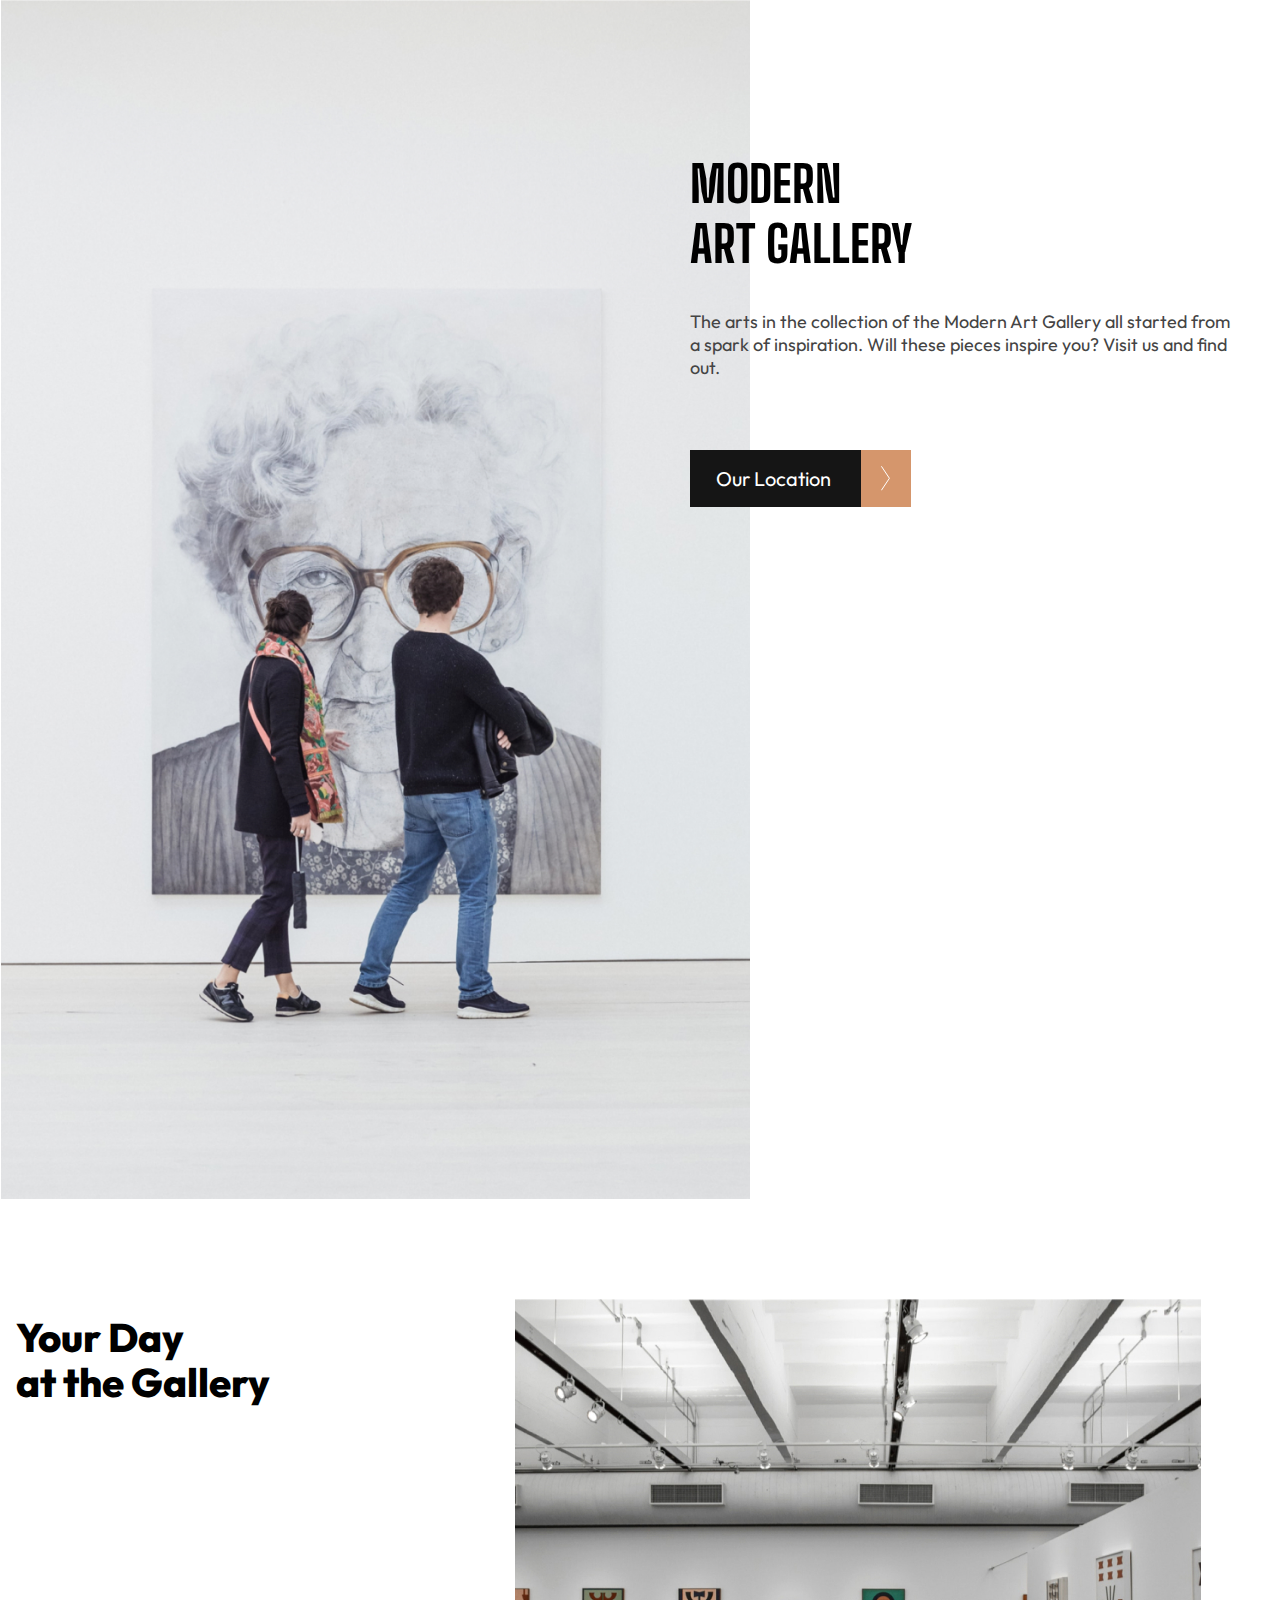
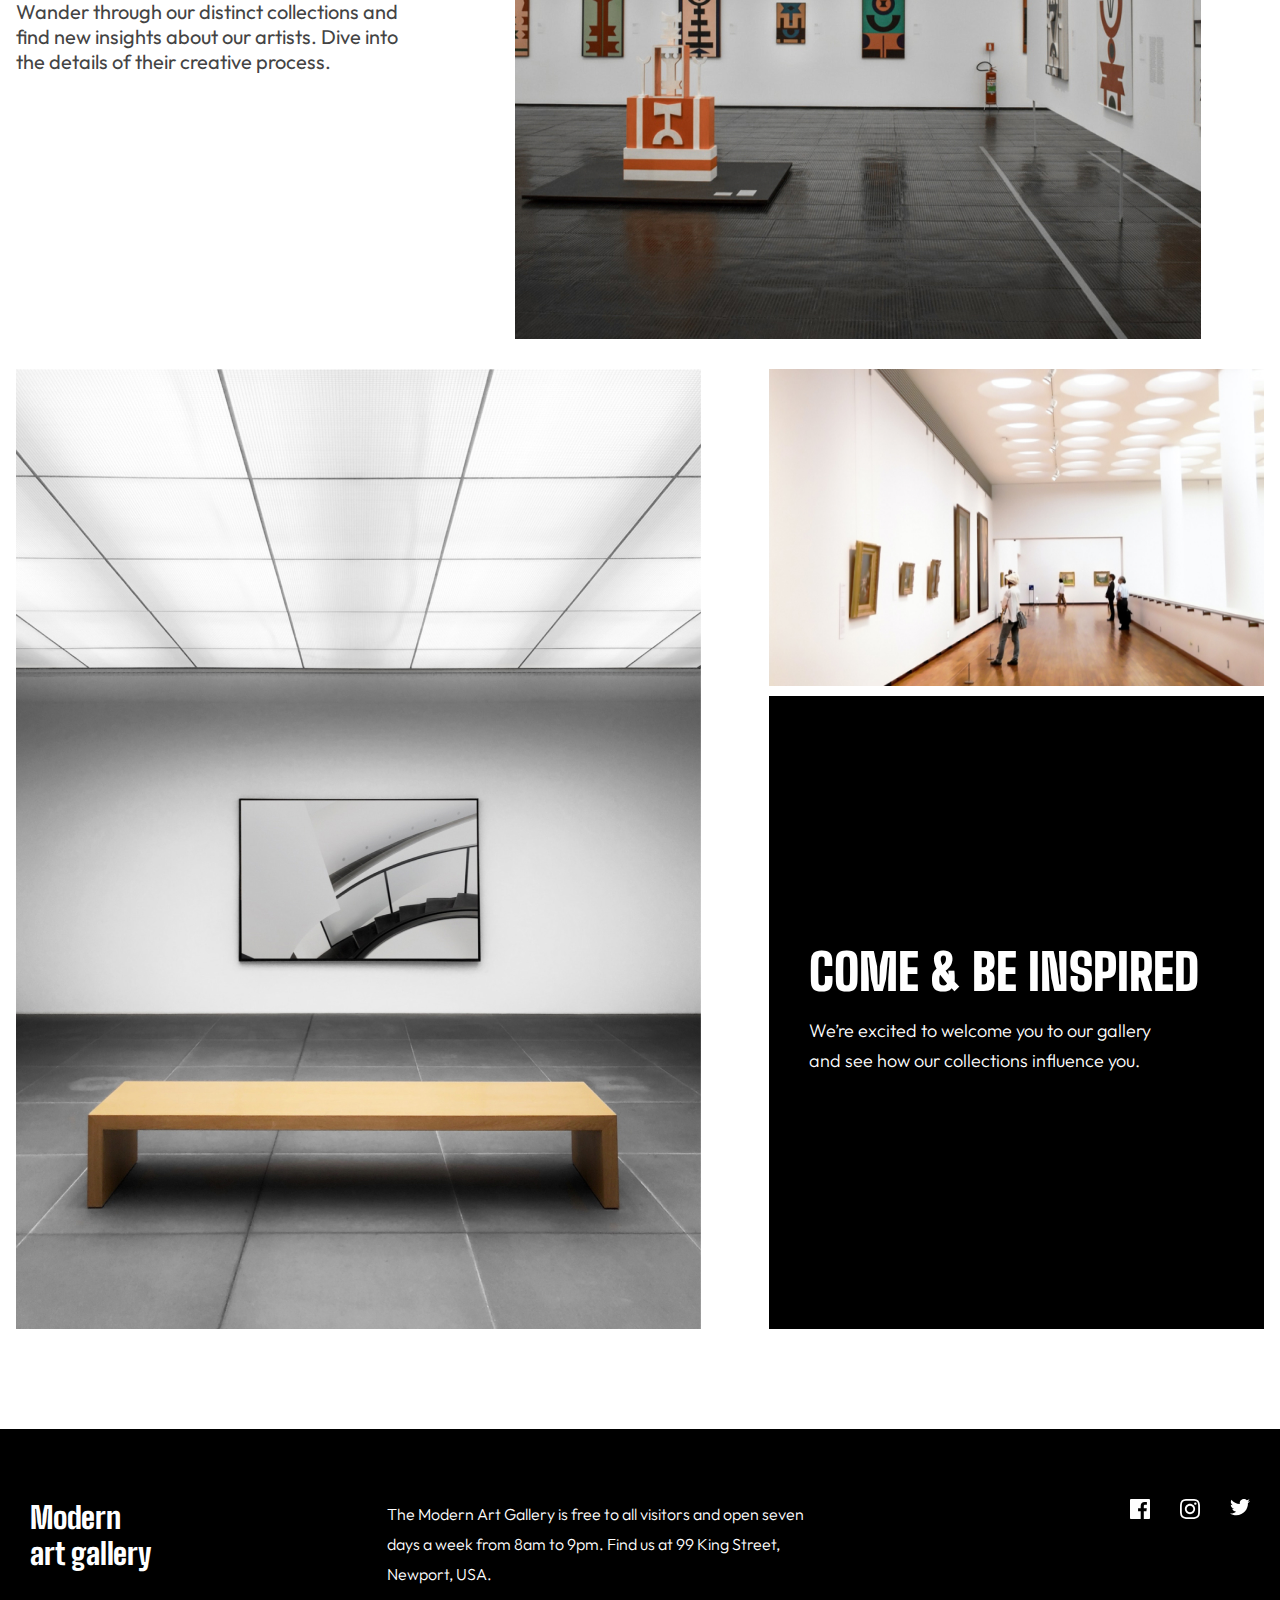
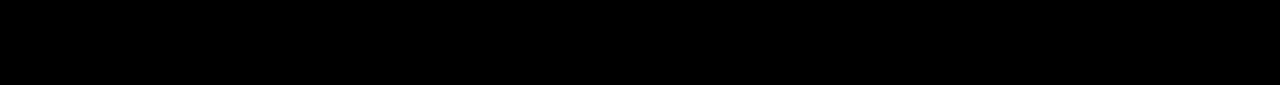
<file: index.html>
<!doctype html>
<html class="no-js" lang="">

<head>
  <meta charset="utf-8">
  <meta name="viewport" content="width=device-width, initial-scale=1">
  <title>CSS Proyectos 03 - Modern Art Gallery</title>
  <link rel="stylesheet" href="css/style.css">
  <meta name="description" content="">

  <meta property="og:title" content="">
  <meta property="og:type" content="">
  <meta property="og:url" content="">
  <meta property="og:image" content="">

  <link rel="preconnect" href="https://fonts.googleapis.com">
  <link rel="preconnect" href="https://fonts.gstatic.com" crossorigin>
  <link href="https://fonts.googleapis.com/css2?family=Big+Shoulders:opsz,wght@10..72,100..900&family=Outfit:wght@100..900&display=swap" rel="stylesheet">

  <link rel="icon" href="" sizes="any">
  <link rel="icon" href="" type="image/svg+xml">
  <link rel="apple-touch-icon" href="icon.png">

  <link rel="manifest" href="site.webmanifest">
  <meta name="theme-color" content="#fafafa">
</head>

<body>
  <main class="content">
    <section class="hero">
      <img src="img/gallery-principal.jpg" alt="" class="principal">
      <img src="img/gallery-principal-tablet.jpg" alt="" class="principal-tablet">
      <div class="content-1">
        <h1>MODERN <br> ART GALLERY</h1>
        <p>The arts in the collection of the Modern Art Gallery all started 
          from a spark of inspiration. Will these pieces inspire you? Visit 
          us and find out.</p>
        <a href="our-location.html" class="button"><span>Our Location</span> <img src="img/arrow.svg" alt=""></a>
      </div>
    </section>

    <section class="second">
      <img src="img/gallery-2.jpg" alt="" class="img-second-one">
      <img src="img/gallery-2.2.jpg" alt="" class="img-second-two">
      <h2><span>Your Day</span> <span>at the Gallery</span></h2>
      <p>Wander through our distinct collections and find new insights about 
        our artists. Dive into the details of their creative process.</p>
    </section>

    <section class="last">
      <img src="img/gallery-3.jpg" alt="" class="image-last1">
      <img src="img/gallery-4.jpg" alt="" class="image-last2">
      <img src="img/gallery-4.2.jpg" alt="" class="image-last3">
      <div class="container-last">
        <h2>COME & BE INSPIRED</h2>
        <p>We’re excited to welcome you to our gallery and see how our 
          collections influence you.</p>
      </div>
    </section>
  </main>

  <footer class="footer">
    <h3>Modern <br>art gallery</h3>
    <p>The Modern Art Gallery is free to all visitors and open seven days 
      a week from 8am to 9pm. Find us at 99 King Street, Newport, USA.</p>
    <figure class="social-media">
      <img src="img/facebook.svg" alt="" class="three-image">
      <img src="img/instagram.svg" alt="" class="three-image">
      <img src="img/twitter.svg" alt="" class="three-image">
    </figure>
  </footer>

</body>

</html>
</file>
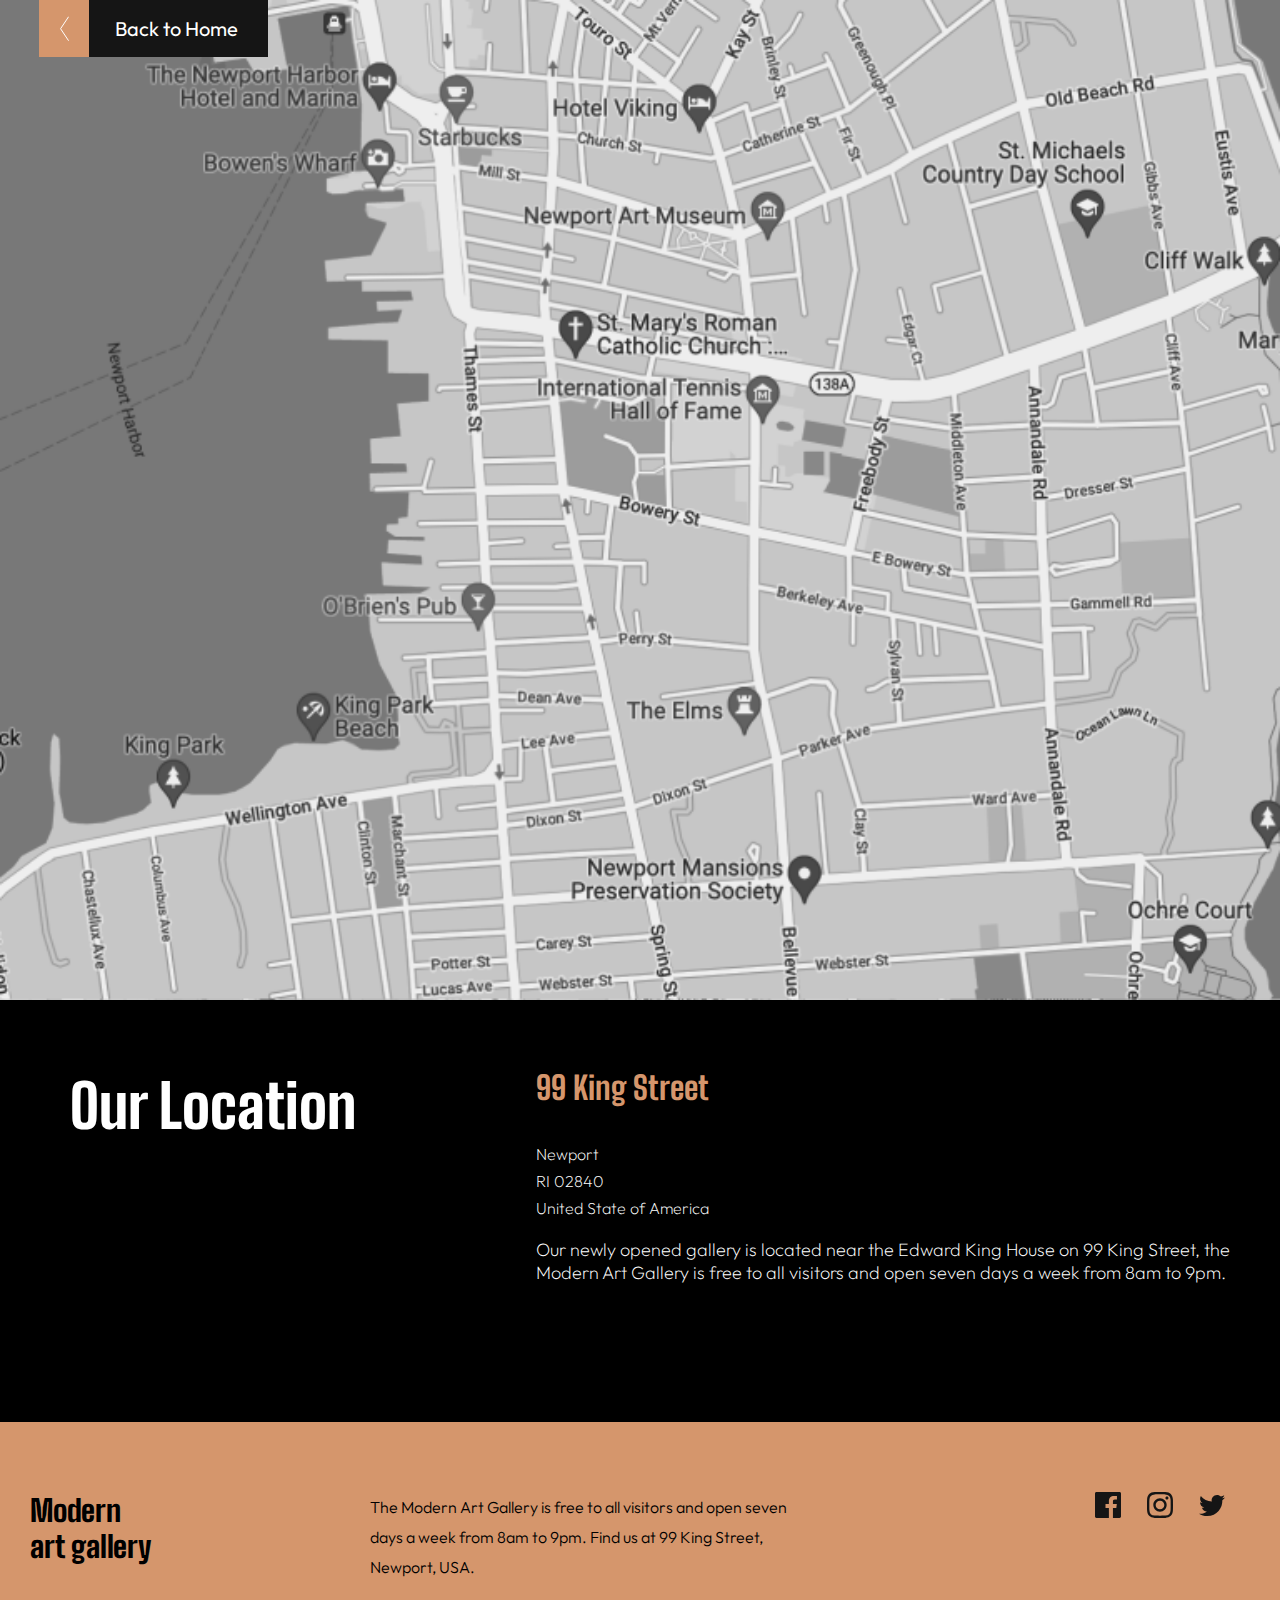
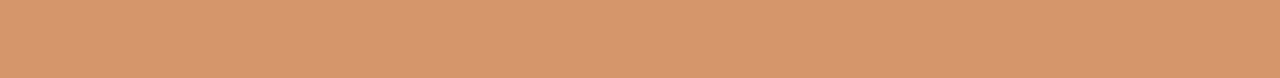
<file: our-location.html>
<!doctype html>
<html class="no-js" lang="">

<head>
  <meta charset="utf-8">
  <meta name="viewport" content="width=device-width, initial-scale=1">
  <title>CSS Proyectos 03 - Our Location</title>
  <link rel="stylesheet" href="css/style.css">
  <meta name="description" content="">

  <meta property="og:title" content="">
  <meta property="og:type" content="">
  <meta property="og:url" content="">
  <meta property="og:image" content="">

  <link rel="preconnect" href="https://fonts.googleapis.com">
  <link rel="preconnect" href="https://fonts.gstatic.com" crossorigin>
  <link href="https://fonts.googleapis.com/css2?family=Big+Shoulders:opsz,wght@10..72,100..900&family=Outfit:wght@100..900&display=swap" rel="stylesheet">

  <link rel="icon" href="" sizes="any">
  <link rel="icon" href="" type="image/svg+xml">
  <link rel="apple-touch-icon" href="icon.png">

  <link rel="manifest" href="site.webmanifest">
  <meta name="theme-color" content="#fafafa">
</head>

<body>
    <div class="container">
        <a href="index.html" class="button"><img src="img/arrow.svg" alt=""><span>Back to Home</span></a>

        <img src="img/map.png" alt="" class="map-mobile">
        <img src="img/map-2.png" alt="" class="map-tablet">
        <img src="img/map-desktop.png" alt="" class="map-desktop">

        
        <section class="location">
            <h1>Our Location</h1>
            <h2>99 King Street</h2>
            <ul class="direction">
                <li>Newport</li>
                <li>RI 02840</li>
                <li>United State of America</li>
            </ul>
            <p>Our newly opened gallery is located near the Edward King 
                House on 99 King Street, the Modern Art Gallery is free 
                to all visitors and open seven days a week from 8am to 
                9pm.</p>
        </section>
    </div>

    <footer class="footer-2">
        <h3>Modern <br>art gallery</h3>
        <p>The Modern Art Gallery is free to all visitors and open seven days 
            a week from 8am to 9pm. Find us at 99 King Street, Newport, USA.</p>
        <figure class="social-media">
            <img src="img/redes.svg" alt="">
        </figure>
    </footer>
</body>

</html>
</file>
<file: css/style.css>
@import url(https://fonts.googleapis.com/css?family=Roboto:400,700);
* {
  padding: 0;
  margin: 0;
  box-sizing: border-box;
}

a.button {
  display: inline-flex;
  color: white;
  text-decoration: none;
  justify-content: space-between;
}
a.button span {
  font-size: 20px;
  padding: 16px 30px 16px 26px;
  background-color: #151515;
}
a.button img {
  margin-left: auto;
  background-color: #D5966C;
  padding: 5px 20px;
}

a.button:hover span {
  background-color: #D5966C;
}
a.button:hover img {
  background-color: black;
}

h1 {
  font-size: 50px;
  padding: 24px 0px;
}

@media (min-width: 1441px) {
  h2 {
    font-size: 60px;
  }
}

.hero {
  margin-bottom: 100px;
}
@media (min-width: 768px) {
  .hero {
    display: flex;
  }
}
@media (min-width: 1441px) {
  .hero {
    background-color: black;
    max-width: 70%;
    margin-left: -16px;
  }
}
.hero img.principal {
  max-width: 110%;
  margin-left: -16px;
}
@media (min-width: 768px) {
  .hero img.principal {
    display: none;
  }
}
@media (min-width: 1441px) {
  .hero img.principal {
    display: none;
  }
}
.hero img.principal-tablet {
  display: none;
}
@media (min-width: 768px) {
  .hero img.principal-tablet {
    display: flex;
    position: relative;
    max-width: 60%;
    margin-left: -15px;
  }
}
@media (min-width: 1441px) {
  .hero img.principal-tablet {
    display: flex;
    position: relative;
    width: 55%;
    margin-left: 470px;
    max-height: 750px;
  }
}
.hero h1 {
  font-size: 50px;
  padding: 24px 0px;
}
@media (min-width: 768px) {
  .hero h1 {
    position: absolute;
    margin-top: 130px;
    margin-left: -60px;
  }
}
@media (min-width: 1441px) {
  .hero h1 {
    position: absolute;
    color: white;
    margin-top: -600px;
    font-size: 96px;
    margin-left: 185px;
  }
}
.hero p {
  font-size: 18px;
  color: #444444;
  margin-bottom: 24px;
}
@media (min-width: 768px) {
  .hero p {
    position: absolute;
    margin-top: 310px;
    margin-left: -60px;
    max-width: 43%;
  }
}
@media (min-width: 1441px) {
  .hero p {
    position: absolute;
    margin-top: -530px;
    margin-left: 960px;
    max-width: 23%;
    font-size: 22px;
  }
}
@media (min-width: 768px) {
  .hero a {
    position: absolute;
    margin-top: 450px;
    margin-left: -60px;
  }
}
@media (min-width: 1441px) {
  .hero a {
    position: absolute;
    margin-top: -330px;
    margin-left: 960px;
  }
}

.second {
  margin-bottom: 30px;
}
@media (min-width: 768px) {
  .second {
    display: grid;
    grid-template-columns: 1fr 1.5fr;
    grid-template-rows: 1fr 1fr;
  }
}
@media (min-width: 1441px) {
  .second {
    display: grid;
    grid-template-columns: 1fr 1.5fr;
    grid-template-rows: 1fr 1fr;
    margin-left: 165px;
    margin-right: 165px;
    margin-bottom: 30px;
    gap: 0px 125px;
  }
}
.second img.img-second-one {
  max-width: 100%;
}
@media (min-width: 768px) {
  .second img.img-second-one {
    grid-row: 1/span 2;
    grid-column: 2/span 1;
  }
}
@media (min-width: 1441px) {
  .second img.img-second-one {
    grid-row: 1/span 2;
    grid-column: 2/span 1;
    max-width: 70%;
    display: none;
  }
}
.second img.img-second-two {
  max-width: 100%;
  display: none;
}
@media (min-width: 768px) {
  .second img.img-second-two {
    grid-row: 1/span 2;
    grid-column: 2/span 1;
    display: none;
  }
}
@media (min-width: 1441px) {
  .second img.img-second-two {
    grid-row: 1/span 2;
    grid-column: 2/span 1;
    max-width: 90%;
    display: grid;
  }
}
.second h2 {
  margin: 16px 0px;
  display: flex;
  flex-direction: column;
  font-size: 40px;
  font-weight: 800;
  font-family: "Big Shoulders", sans-serif;
}
@media (min-width: 768px) {
  .second h2 {
    max-width: 60%;
    line-height: 45px;
  }
}
@media (min-width: 1441px) {
  .second h2 {
    line-height: 45px;
    text-transform: uppercase;
    align-content: center;
    justify-items: center;
    justify-content: center;
  }
}
.second p {
  max-width: 90%;
  color: #444444;
  font-size: 18px;
}
@media (min-width: 768px) {
  .second p {
    font-size: 20px;
    max-width: 80%;
    margin-top: -20px;
  }
}
@media (min-width: 1441px) {
  .second p {
    font-size: 20px;
    max-width: 80%;
    margin-top: -20px;
  }
}

.last {
  margin-bottom: 100px;
}
@media (min-width: 768px) {
  .last {
    display: grid;
    grid-template-columns: 1.5fr 1fr;
    grid-template-rows: 1fr 2fr;
    gap: 10px;
  }
}
@media (min-width: 1441px) {
  .last {
    display: grid;
    grid-template-columns: 1.5fr 1fr;
    grid-template-rows: 1fr 1fr;
    gap: 30px;
    margin-left: 165px;
    margin-right: 165px;
  }
}
.last img {
  margin-bottom: 12px;
  max-width: 100%;
}
@media (min-width: 1441px) {
  .last img {
    margin-bottom: 0px;
  }
}
@media (min-width: 768px) {
  .last img.image-last1 {
    grid-column: 1/span 1;
    grid-row: 1/span 2;
    margin-bottom: 0px;
  }
}
@media (min-width: 1441px) {
  .last img.image-last1 {
    grid-column: 1/span 1;
    grid-row: 1/span 2;
    margin-bottom: 0px;
    height: 100%;
  }
}
@media (min-width: 768px) {
  .last img.image-last2 {
    margin-bottom: 0px;
    height: 100%;
  }
}
@media (min-width: 1441px) {
  .last img.image-last2 {
    display: none;
  }
}
.last img.image-last3 {
  display: none;
}
@media (min-width: 768px) {
  .last img.image-last3 {
    display: none;
  }
}
@media (min-width: 1441px) {
  .last img.image-last3 {
    margin-bottom: 0px;
    display: grid;
    height: 100%;
  }
}
.last .container-last {
  background-color: black;
  padding: 40px 20px;
}
@media (min-width: 768px) {
  .last .container-last {
    grid-row: 2/span 1;
    grid-column: 2/span 1;
    align-content: center;
    padding: 40px;
  }
}
@media (min-width: 1441px) {
  .last .container-last {
    grid-row: 2/span 1;
    grid-column: 2/span 1;
    align-content: center;
    padding: 40px 40px 32px 40px;
  }
}
.last .container-last h2 {
  max-width: 90%;
  font-weight: 900;
  font-size: 40px;
  color: white;
  margin-bottom: 10px;
}
@media (min-width: 768px) {
  .last .container-last h2 {
    font-size: 50px;
    max-width: 100%;
    margin-bottom: 20px;
    line-height: 47px;
  }
}
@media (min-width: 1441px) {
  .last .container-last h2 {
    font-size: 60px;
    max-width: 70%;
    margin-bottom: 20px;
    line-height: 65px;
  }
}
.last .container-last p {
  font-weight: 300;
  color: white;
  font-size: 18px;
}
@media (min-width: 768px) {
  .last .container-last p {
    max-width: 90%;
    line-height: 30px;
  }
}
@media (min-width: 1441px) {
  .last .container-last p {
    max-width: 100%;
    font-size: 22px;
    line-height: 30px;
  }
}

.footer {
  background-color: black;
  color: white;
}

/*PAGE OUR LOCATION*/
.container img {
  max-width: 100%;
}
@media (min-width: 768px) {
  .container img.map-mobile {
    display: none;
  }
}
@media (min-width: 1441px) {
  .container img.map-mobile {
    display: none;
  }
}
.container img.map-tablet {
  display: none;
}
@media (min-width: 768px) {
  .container img.map-tablet {
    display: block;
    width: 100%;
  }
}
.container img.map-desktop {
  display: none;
}
@media (min-width: 768px) {
  .container img.map-desktop {
    display: none;
  }
}
@media (min-width: 1441px) {
  .container img.map-desktop {
    display: block;
  }
}
.container a {
  position: absolute;
  margin-right: auto;
}
@media (min-width: 768px) {
  .container a {
    margin-left: 39px;
  }
}
@media (min-width: 1441px) {
  .container a {
    margin-left: 156px;
  }
}
.container a img {
  transform: rotate(180deg);
}

.location {
  background-color: black;
  color: white;
  padding: 20px;
}
@media (min-width: 768px) {
  .location {
    display: grid;
    grid-template-columns: 1fr 1.8fr;
    grid-template-rows: repeat(3, 1fr);
    padding-left: 50px;
    padding-right: 50px;
    padding-top: 50px;
    padding-bottom: 90px;
    gap: 0px 100px;
  }
}
@media (min-width: 1441px) {
  .location {
    display: grid;
    grid-template-columns: 1fr 1.8fr;
    grid-template-rows: repeat(3, 1fr);
    padding-left: 165px;
    padding-right: 165px;
    padding-top: 50px;
    padding-bottom: 90px;
    gap: 0px 220px;
  }
}
@media (min-width: 768px) {
  .location h1 {
    grid-row: 1/span 3;
    font-size: 60px;
    padding: 20px;
    font-weight: 800;
  }
}
@media (min-width: 1441px) {
  .location h1 {
    grid-row: 1/span 3;
    font-size: 70px;
    padding: 20px;
    font-weight: 800;
  }
}
.location h2 {
  margin-bottom: 20px;
  color: #D5966C;
  font-size: 32px;
}
@media (min-width: 768px) {
  .location h2 {
    align-items: center;
    align-content: center;
  }
}
@media (min-width: 1441px) {
  .location h2 {
    align-items: center;
    align-content: center;
  }
}
.location .direction {
  display: flex;
  flex-direction: column;
  gap: 7px;
  list-style: none;
  margin-bottom: 20px;
  font-weight: 200;
}
@media (min-width: 1441px) {
  .location .direction {
    font-size: 22px;
  }
}
.location p {
  font-size: 18px;
  font-weight: 200;
}
@media (min-width: 1441px) {
  .location p {
    font-size: 22px;
    max-width: 88%;
  }
}

.footer-2 {
  background-color: #D5966C;
}
@media (min-width: 768px) {
  .footer-2 figure {
    padding-right: 25px;
  }
}
@media (min-width: 768px) {
  .footer-2 figure img {
    width: 130px;
  }
}

footer {
  padding: 40px 28px;
}
@media (min-width: 768px) {
  footer {
    display: flex;
    justify-content: space-between;
    padding: 70px 30px;
  }
}
@media (min-width: 1441px) {
  footer {
    display: flex;
    justify-content: space-between;
    padding: 70px 165px;
  }
}
footer h3 {
  font-size: 30px;
  margin-bottom: 26px;
  font-weight: 800;
}
footer p {
  font-size: 16px;
  margin-bottom: 26px;
  font-weight: 300;
}
@media (min-width: 768px) {
  footer p {
    max-width: 35%;
    align-items: center;
    align-content: center;
    line-height: 30px;
    margin-left: -80px;
  }
}
@media (min-width: 1441px) {
  footer p {
    max-width: 35%;
    align-items: center;
    align-content: center;
    line-height: 30px;
    margin-left: -80px;
  }
}
footer .social-media {
  display: flex;
  justify-content: space-between;
  max-width: 30%;
}
@media (min-width: 768px) {
  footer .social-media {
    gap: 30px;
    align-items: flex-start;
    justify-items: center;
    justify-content: center;
  }
}
@media (min-width: 1441px) {
  footer .social-media {
    gap: 30px;
    align-items: flex-start;
    justify-items: center;
    justify-content: center;
  }
}
@media (min-width: 768px) {
  footer .social-media img.three-image {
    max-width: 35px;
  }
}

* {
  margin: 0;
  padding: 0;
  font-family: "Outfit", sans-serif;
}

h1, h2, h3, h4 {
  font-family: "Big Shoulders", sans-serif;
}

.content {
  margin-left: 16px;
  margin-right: 16px;
}

body {
  overflow-x: hidden;
}

/*# sourceMappingURL=style.css.map */
</file>
